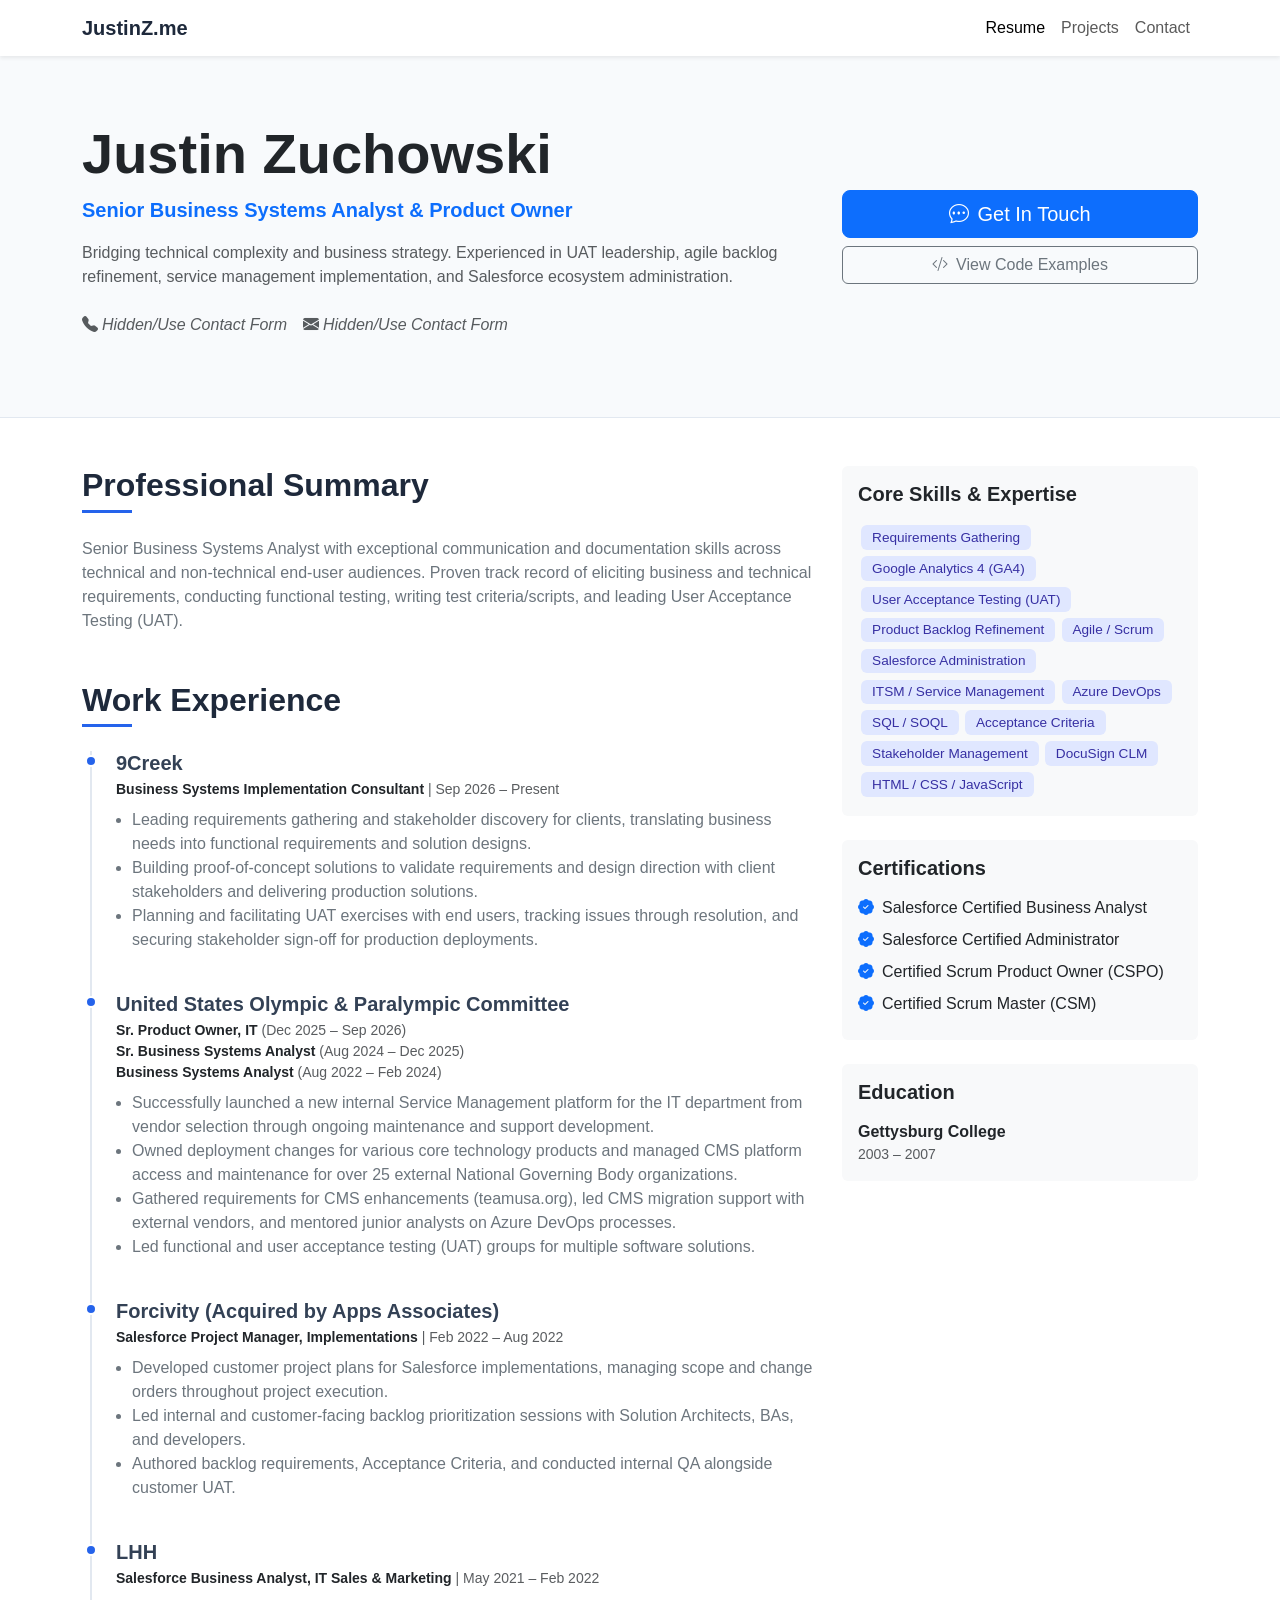
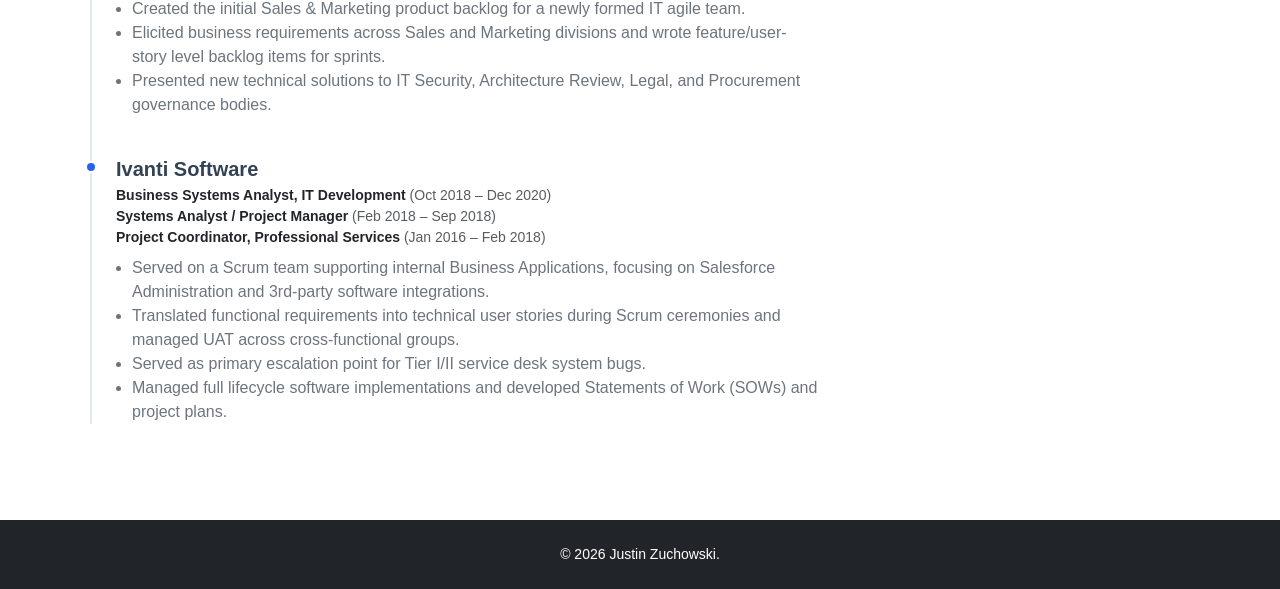
<file: index.html>
<!DOCTYPE html>
<html lang="en">
<head>
    <meta charset="UTF-8">
    <meta name="viewport" content="width=device-width, initial-scale=1.0">
    
    <!-- Google tag (gtag.js) -->
<script async src="https://www.googletagmanager.com/gtag/js?id=G-02S0KTSXG8"></script>
<script>
  window.dataLayer = window.dataLayer || [];
  function gtag(){dataLayer.push(arguments);}
  gtag('js', new Date());

  gtag('config', 'G-02S0KTSXG8');
</script>

    <title>Justin Zuchowski | Senior Business Systems Analyst</title>
    <!-- Bootstrap 5 CSS -->
    <link href="https://cdn.jsdelivr.net/npm/bootstrap@5.3.2/dist/css/bootstrap.min.css" rel="stylesheet">
    <!-- Bootstrap Icons -->
    <link rel="stylesheet" href="https://cdn.jsdelivr.net/npm/bootstrap-icons@1.11.1/font/bootstrap-icons.css">
    <!-- Custom CSS -->
    <link rel="stylesheet" href="style.css">
</head>
<body>

    <!-- Navigation -->
    <nav class="navbar navbar-expand-lg navbar-light bg-white sticky-top shadow-sm">
        <div class="container">
            <a class="navbar-brand" href="index.html">JustinZ.me</a>
            <button class="navbar-toggler" type="button" data-bs-toggle="collapse" data-bs-target="#navbarNav">
                <span class="navbar-toggler-icon"></span>
            </button>
            <div class="collapse navbar-collapse" id="navbarNav">
                <ul class="navbar-nav ms-auto">
                    <li class="nav-item"><a class="nav-link active" href="index.html">Resume</a></li>
                    <li class="nav-item"><a class="nav-link" href="projects.html">Projects</a></li>
                    <li class="nav-item"><a class="nav-link" href="contact.html">Contact</a></li>
                </ul>
            </div>
        </div>
    </nav>

    <!-- RESUME PAGE CONTENT -->
    <div id="page-resume">
        <!-- Hero Section -->
        <header class="hero-section text-center text-lg-start" id="home">
            <div class="container">
                <div class="row align-items-center">
                    <div class="col-lg-8">
                        <h1 class="display-4 fw-bold text-dark mb-2">Justin Zuchowski</h1>
                        <p class="lead text-primary fw-semibold mb-3">Senior Business Systems Analyst & Product Owner</p>
                        <p class="text-muted mb-4">
                            Bridging technical complexity and business strategy. Experienced in UAT leadership, agile backlog refinement, service management implementation, and Salesforce ecosystem administration.
                        </p>
                        <div class="d-flex flex-wrap justify-content-center justify-content-lg-start gap-3 mb-3">
                            <span class="text-muted"><i class="bi bi-telephone-fill me-1"></i><i>Hidden/Use Contact Form</i></span>
                            <span class="text-muted"><i class="bi bi-envelope-fill me-1"></i><i>Hidden/Use Contact Form</i></span>
                        </div>
                    </div>
                    <div class="col-lg-4 text-center mt-4 mt-lg-0">
                        <div class="d-grid gap-2">
                            <a href="contact.html" class="btn btn-primary btn-lg"><i class="bi bi-chat-dots me-2"></i>Get In Touch</a>
                            <a href="projects.html" class="btn btn-outline-secondary"><i class="bi bi-code-slash me-2"></i>View Code Examples</a>
                        </div>
                    </div>
                </div>
            </div>
        </header>

        <main class="container my-5">
            <div class="row">
                <!-- Left Column: Summary & Experience -->
                <div class="col-lg-8">
                    <!-- Summary -->
                    <section class="mb-5">
                        <h2 class="section-title">Professional Summary</h2>
                        <p class="text-secondary">
                            Senior Business Systems Analyst with exceptional communication and documentation skills across technical and non-technical end-user audiences. Proven track record of eliciting business and technical requirements, conducting functional testing, writing test criteria/scripts, and leading User Acceptance Testing (UAT).
                        </p>
                    </section>

                    <!-- Work Experience -->
                    <section class="mb-5">
                        <h2 class="section-title">Work Experience</h2>
                        <div class="timeline">

                            <!-- Role 1 -->
                            <div class="timeline-item">
                                <h4 class="h5 fw-bold mb-1">9Creek</h4>
                                <p class="text-muted small mb-2"><span class="fw-semibold text-dark">Business Systems Implementation Consultant</span> | Sep 2026 – Present</p>
                                <ul class="text-secondary ps-3">
                                    <li>Leading requirements gathering and stakeholder discovery for clients, translating business needs into functional requirements and solution designs.</li>
                                    <li>Building proof-of-concept solutions to validate requirements and design direction with client stakeholders and delivering production solutions.</li>
                                    <li>Planning and facilitating UAT exercises with end users, tracking issues through resolution, and securing stakeholder sign-off for production deployments.</li>
                                </ul>
                            </div>

                            <!-- Role 2 -->
                            <div class="timeline-item">
                                <h4 class="h5 fw-bold mb-1">United States Olympic & Paralympic Committee</h4>
                                <div class="text-muted small mb-2">
                                    <span class="fw-semibold text-dark">Sr. Product Owner, IT</span> (Dec 2025 – Sep 2026) <br>
                                    <span class="fw-semibold text-dark">Sr. Business Systems Analyst</span> (Aug 2024 – Dec 2025) <br>
                                    <span class="fw-semibold text-dark">Business Systems Analyst</span> (Aug 2022 – Feb 2024)
                                </div>
                                <ul class="text-secondary ps-3">
                                    <li>Successfully launched a new internal Service Management platform for the IT department from vendor selection through ongoing maintenance and support development.</li>
                                    <li>Owned deployment changes for various core technology products and managed CMS platform access and maintenance for over 25 external National Governing Body organizations.</li>
                                    <li>Gathered requirements for CMS enhancements (teamusa.org), led CMS migration support with external vendors, and mentored junior analysts on Azure DevOps processes.</li>
                                    <li>Led functional and user acceptance testing (UAT) groups for multiple software solutions.</li>
                                </ul>
                            </div>

                            <!-- Role 3 -->
                            <div class="timeline-item">
                                <h4 class="h5 fw-bold mb-1">Forcivity (Acquired by Apps Associates)</h4>
                                <p class="text-muted small mb-2"><span class="fw-semibold text-dark">Salesforce Project Manager, Implementations</span> | Feb 2022 – Aug 2022</p>
                                <ul class="text-secondary ps-3">
                                    <li>Developed customer project plans for Salesforce implementations, managing scope and change orders throughout project execution.</li>
                                    <li>Led internal and customer-facing backlog prioritization sessions with Solution Architects, BAs, and developers.</li>
                                    <li>Authored backlog requirements, Acceptance Criteria, and conducted internal QA alongside customer UAT.</li>
                                </ul>
                            </div>

                            <!-- Role 4 -->
                            <div class="timeline-item">
                                <h4 class="h5 fw-bold mb-1">LHH</h4>
                                <p class="text-muted small mb-2"><span class="fw-semibold text-dark">Salesforce Business Analyst, IT Sales & Marketing</span> | May 2021 – Feb 2022</p>
                                <ul class="text-secondary ps-3">
                                    <li>Created the initial Sales & Marketing product backlog for a newly formed IT agile team.</li>
                                    <li>Elicited business requirements across Sales and Marketing divisions and wrote feature/user-story level backlog items for sprints.</li>
                                    <li>Presented new technical solutions to IT Security, Architecture Review, Legal, and Procurement governance bodies.</li>
                                </ul>
                            </div>

                            <!-- Role 5 -->
                            <div class="timeline-item">
                                <h4 class="h5 fw-bold mb-1">Ivanti Software</h4>
                                <div class="text-muted small mb-2">
                                    <span class="fw-semibold text-dark">Business Systems Analyst, IT Development</span> (Oct 2018 – Dec 2020) <br>
                                    <span class="fw-semibold text-dark">Systems Analyst / Project Manager</span> (Feb 2018 – Sep 2018) <br>
                                    <span class="fw-semibold text-dark">Project Coordinator, Professional Services</span> (Jan 2016 – Feb 2018)
                                </div>
                                <ul class="text-secondary ps-3">
                                    <li>Served on a Scrum team supporting internal Business Applications, focusing on Salesforce Administration and 3rd-party software integrations.</li>
                                    <li>Translated functional requirements into technical user stories during Scrum ceremonies and managed UAT across cross-functional groups.</li>
                                    <li>Served as primary escalation point for Tier I/II service desk system bugs.</li>
                                    <li>Managed full lifecycle software implementations and developed Statements of Work (SOWs) and project plans.</li>
                                </ul>
                            </div>

                        </div>
                    </section>
                </div>

                <!-- Right Column: Skills, Certifications, Education -->
                <div class="col-lg-4">
                    <!-- Skills -->
                    <div class="card mb-4 border-0 bg-light">
                        <div class="card-body">
                            <h3 class="h5 fw-bold mb-3">Core Skills & Expertise</h3>
                            <div class="d-flex flex-wrap">
                                <span class="badge badge-skill">Requirements Gathering</span>
                                <span class="badge badge-skill">Google Analytics 4 (GA4)</span>
                                <span class="badge badge-skill">User Acceptance Testing (UAT)</span>
                                <span class="badge badge-skill">Product Backlog Refinement</span>
                                <span class="badge badge-skill">Agile / Scrum</span>
                                <span class="badge badge-skill">Salesforce Administration</span>
                                <span class="badge badge-skill">ITSM / Service Management</span>
                                <span class="badge badge-skill">Azure DevOps</span>
                                <span class="badge badge-skill">SQL / SOQL</span>
                                <span class="badge badge-skill">Acceptance Criteria</span>
                                <span class="badge badge-skill">Stakeholder Management</span>
                                <span class="badge badge-skill">DocuSign CLM</span>
                                <span class="badge badge-skill">HTML / CSS / JavaScript</span>
                            </div>
                        </div>
                    </div>

                    <!-- Certifications -->
                    <div class="card mb-4 border-0 bg-light">
                        <div class="card-body">
                            <h3 class="h5 fw-bold mb-3">Certifications</h3>
                            <ul class="list-unstyled mb-0">
                                <li class="mb-2"><i class="bi bi-patch-check-fill text-primary me-2"></i>Salesforce Certified Business Analyst</li>
                                <li class="mb-2"><i class="bi bi-patch-check-fill text-primary me-2"></i>Salesforce Certified Administrator</li>
                                <li class="mb-2"><i class="bi bi-patch-check-fill text-primary me-2"></i>Certified Scrum Product Owner (CSPO)</li>
                                <li class="mb-2"><i class="bi bi-patch-check-fill text-primary me-2"></i>Certified Scrum Master (CSM)</li>
                            </ul>
                        </div>
                    </div>

                    <!-- Education -->
                    <div class="card border-0 bg-light">
                        <div class="card-body">
                            <h3 class="h5 fw-bold mb-3">Education</h3>
                            <p class="fw-semibold mb-0">Gettysburg College</p>
                            <p class="text-muted small mb-0">2003 – 2007</p>
                        </div>
                    </div>
                </div>
            </div>
        </main>
    </div>

    <!-- Footer -->
    <footer class="bg-dark text-white py-4 mt-auto">
        <div class="container text-center">
            <p class="mb-0 small">&copy; <span id="year"></span> Justin Zuchowski.</p>
        </div>
    </footer>

    <!-- Bootstrap 5 JS Bundle -->
    <script src="https://cdn.jsdelivr.net/npm/bootstrap@5.3.2/dist/js/bootstrap.bundle.min.js"></script>
    <!-- Custom Application Script -->
    <script src="script.js"></script>
</body>
</html>
</file>
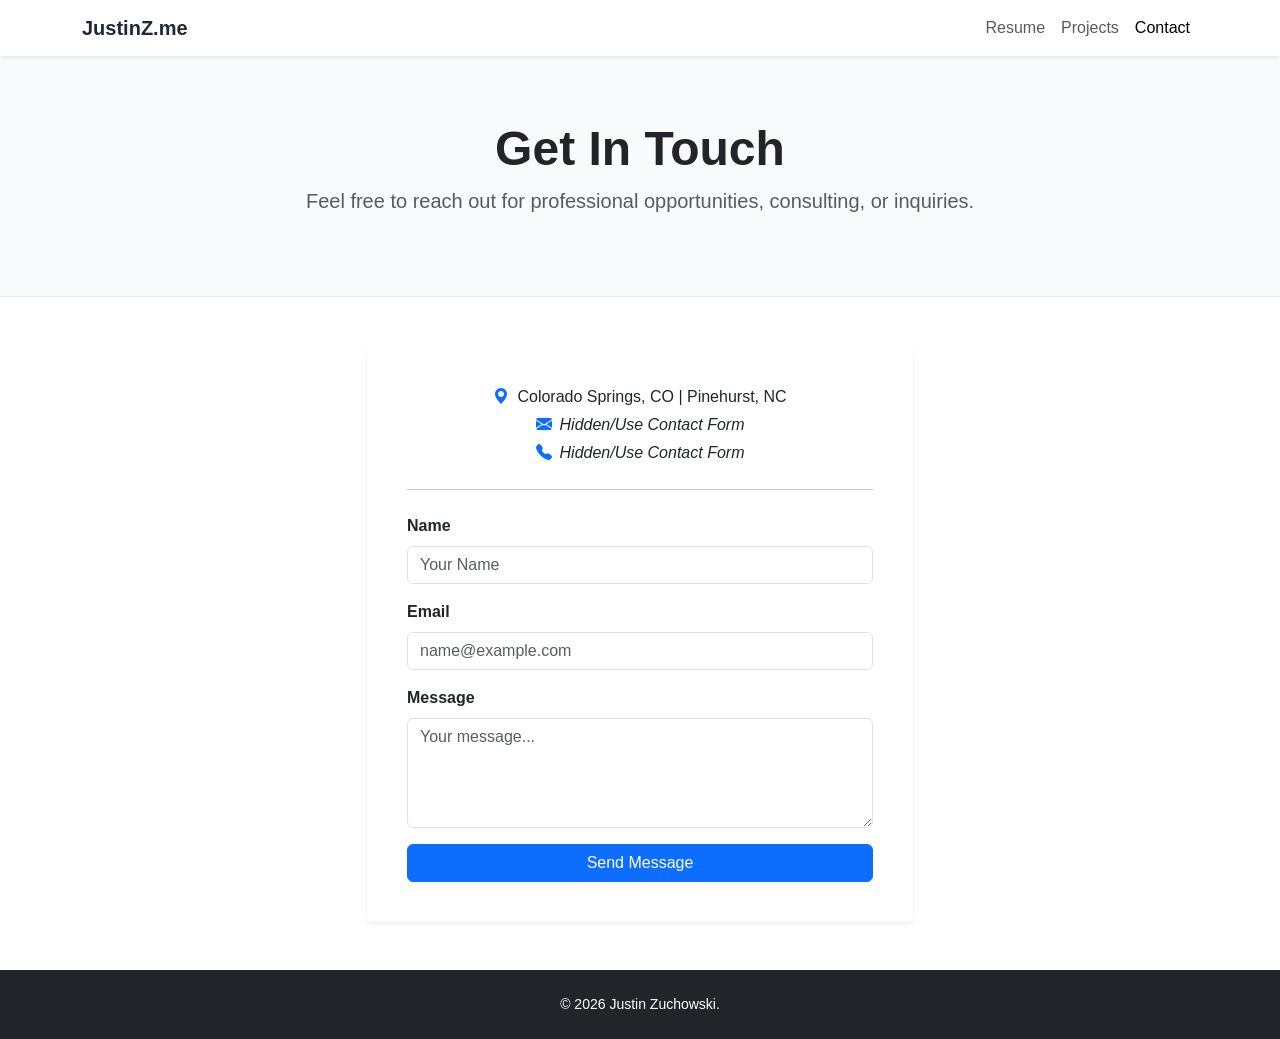
<file: contact.html>
<!DOCTYPE html>
<html lang="en">
<head>
    <meta charset="UTF-8">
    <meta name="viewport" content="width=device-width, initial-scale=1.0">
    
    <!-- Google tag (gtag.js) -->
<script async src="https://www.googletagmanager.com/gtag/js?id=G-02S0KTSXG8"></script>
<script>
  window.dataLayer = window.dataLayer || [];
  function gtag(){dataLayer.push(arguments);}
  gtag('js', new Date());

  gtag('config', 'G-02S0KTSXG8');
</script>
    <meta charset="UTF-8">
    <meta name="viewport" content="width=device-width, initial-scale=1.0">
    <title>Contact | Justin Zuchowski</title>
    <link href="https://cdn.jsdelivr.net/npm/bootstrap@5.3.2/dist/css/bootstrap.min.css" rel="stylesheet">
    <link rel="stylesheet" href="https://cdn.jsdelivr.net/npm/bootstrap-icons@1.11.1/font/bootstrap-icons.css">
    <link rel="stylesheet" href="style.css">
</head>
<body>
    <nav class="navbar navbar-expand-lg navbar-light bg-white sticky-top shadow-sm">
        <div class="container">
            <a class="navbar-brand" href="index.html">JustinZ.me</a>
            <button class="navbar-toggler" type="button" data-bs-toggle="collapse" data-bs-target="#navbarNav" aria-controls="navbarNav" aria-expanded="false" aria-label="Toggle navigation">
                <span class="navbar-toggler-icon"></span>
            </button>
            <div class="collapse navbar-collapse" id="navbarNav">
                <ul class="navbar-nav ms-auto">
                    <li class="nav-item"><a class="nav-link" href="index.html">Resume</a></li>
                    <li class="nav-item"><a class="nav-link" href="projects.html">Projects</a></li>
                    <li class="nav-item"><a class="nav-link active" href="contact.html" aria-current="page">Contact</a></li>
                </ul>
            </div>
        </div>
    </nav>

    <header class="hero-section text-center">
        <div class="container">
            <h1 class="display-5 fw-bold text-dark">Get In Touch</h1>
            <p class="lead text-muted">Feel free to reach out for professional opportunities, consulting, or inquiries.</p>
        </div>
    </header>

    <main class="container my-5">
        <div class="row justify-content-center">
            <div class="col-md-8 col-lg-6">
                <div class="card border-0 shadow-sm p-4">
                    <div class="card-body">
                        <div class="mb-4 text-center">
                            <p class="mb-1"><i class="bi bi-geo-alt-fill text-primary me-2"></i>Colorado Springs, CO | Pinehurst, NC</p>
                            <p class="mb-1"><i class="bi bi-envelope-fill text-primary me-2"></i><i>Hidden/Use Contact Form</i></p>
                            <p class="mb-0"><i class="bi bi-telephone-fill text-primary me-2"></i><i>Hidden/Use Contact Form</i></p>
                        </div>
                        <hr class="my-4">
                        <form id="contactForm" action="contact.php" method="post">
                            <div class="mb-3">
                                <label for="name" class="form-label fw-semibold">Name</label>
                                <input type="text" class="form-control" id="name" name="name" maxlength="200" placeholder="Your Name" required>
                            </div>
                            <div class="mb-3">
                                <label for="email" class="form-label fw-semibold">Email</label>
                                <input type="email" class="form-control" id="email" name="email" maxlength="254" placeholder="name@example.com" required>
                            </div>
                            <div class="mb-3">
                                <label for="message" class="form-label fw-semibold">Message</label>
                                <textarea class="form-control" id="message" name="message" rows="4" maxlength="10000" placeholder="Your message..." required></textarea>
                            </div>
                            <div id="formStatus" class="mb-3" role="status" aria-live="polite"></div>
                            <button type="submit" class="btn btn-primary w-100">Send Message</button>
                        </form>
                    </div>
                </div>
            </div>
        </div>
    </main>

    <footer class="bg-dark text-white py-4 mt-auto">
        <div class="container text-center">
            <p class="mb-0 small">&copy; <span id="year"></span> Justin Zuchowski.</p>
        </div>
    </footer>
    <script src="https://cdn.jsdelivr.net/npm/bootstrap@5.3.2/dist/js/bootstrap.bundle.min.js"></script>
    <script src="script.js"></script>
</body>
</html>
</file>
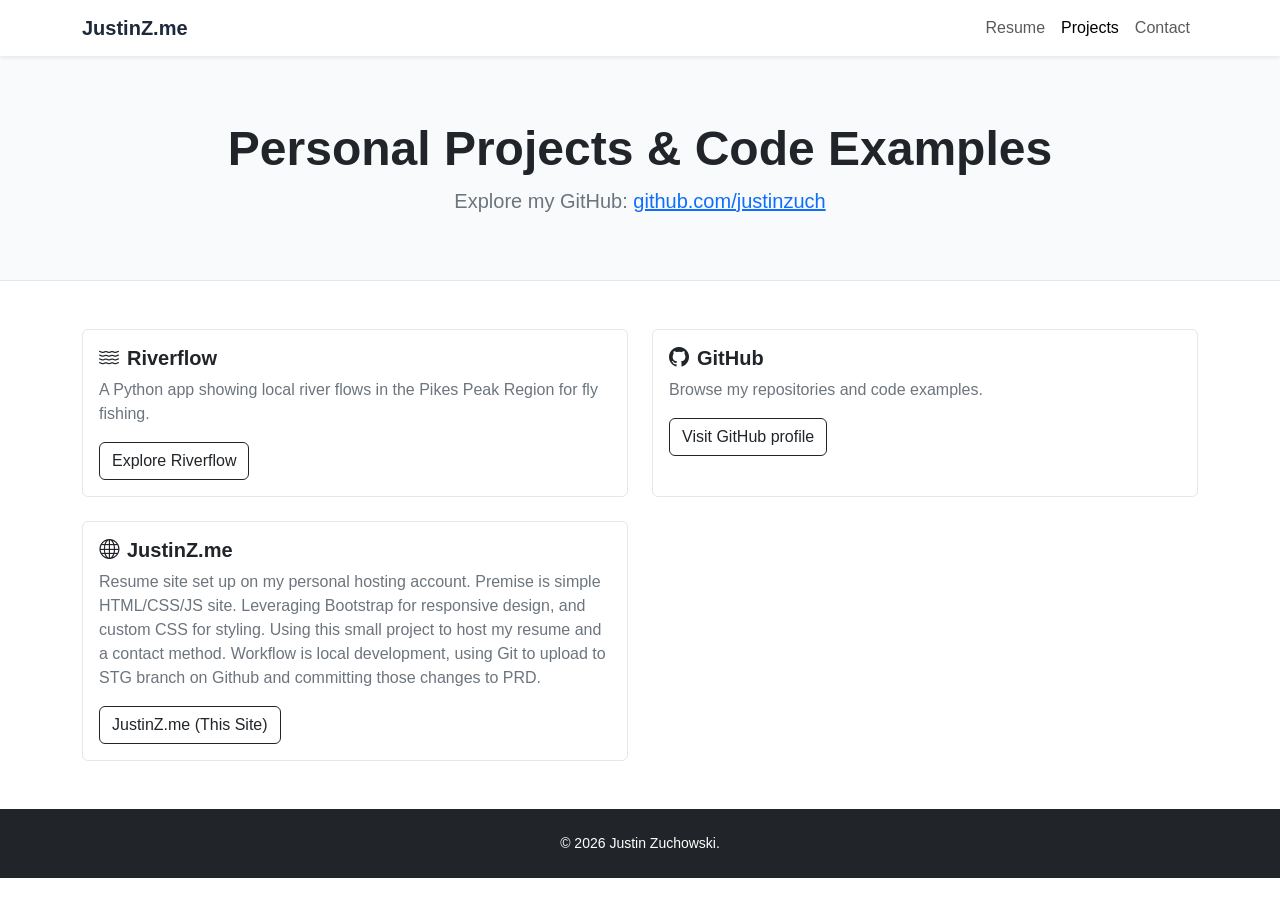
<file: projects.html>
<!DOCTYPE html>
<html lang="en">
<head>
    <meta charset="UTF-8">
    <meta name="viewport" content="width=device-width, initial-scale=1.0">
    
    <!-- Google tag (gtag.js) -->
<script async src="https://www.googletagmanager.com/gtag/js?id=G-02S0KTSXG8"></script>
<script>
  window.dataLayer = window.dataLayer || [];
  function gtag(){dataLayer.push(arguments);}
  gtag('js', new Date());

  gtag('config', 'G-02S0KTSXG8');
</script>

    <title>Projects | Justin Zuchowski</title>
    <link href="https://cdn.jsdelivr.net/npm/bootstrap@5.3.2/dist/css/bootstrap.min.css" rel="stylesheet">
    <link rel="stylesheet" href="https://cdn.jsdelivr.net/npm/bootstrap-icons@1.11.1/font/bootstrap-icons.css">
    <link rel="stylesheet" href="style.css">
</head>
<body>
    <nav class="navbar navbar-expand-lg navbar-light bg-white sticky-top shadow-sm">
        <div class="container">
            <a class="navbar-brand" href="index.html">JustinZ.me</a>
            <button class="navbar-toggler" type="button" data-bs-toggle="collapse" data-bs-target="#navbarNav" aria-controls="navbarNav" aria-expanded="false" aria-label="Toggle navigation">
                <span class="navbar-toggler-icon"></span>
            </button>
            <div class="collapse navbar-collapse" id="navbarNav">
                <ul class="navbar-nav ms-auto">
                    <li class="nav-item"><a class="nav-link" href="index.html">Resume</a></li>
                    <li class="nav-item"><a class="nav-link active" href="projects.html" aria-current="page">Projects</a></li>
                    <li class="nav-item"><a class="nav-link" href="contact.html">Contact</a></li>
                </ul>
            </div>
        </div>
    </nav>

    <header class="hero-section text-center">
        <div class="container">
            <h1 class="display-5 fw-bold text-dark">Personal Projects & Code Examples</h1>
            <p class="lead text-secondary mb-0">Explore my GitHub: <a href="https://github.com/justinzuch" target="_blank" rel="noopener noreferrer">github.com/justinzuch</a></p>
        </div>
    </header>

    <main class="container my-5">
        <div class="row g-4">
            <div class="col-md-6">
                <div class="card h-100 card-project">
                    <div class="card-body">
                        <h2 class="h5 card-title fw-bold"><i class="bi bi-water me-2"></i>Riverflow</h2>
                        <p class="card-text text-secondary">A Python app showing local river flows in the Pikes Peak Region for fly fishing.</p>
                        <a class="btn btn-outline-dark" href="https://flyfishlife.com/riverflow" target="_blank" rel="noopener noreferrer">Explore Riverflow</a>
                    </div>
                </div>
            </div>
            <div class="col-md-6">
                <div class="card h-100 card-project">
                    <div class="card-body">
                        <h2 class="h5 card-title fw-bold"><i class="bi bi-github me-2"></i>GitHub</h2>
                        <p class="card-text text-secondary">Browse my repositories and code examples.</p>
                        <a class="btn btn-outline-dark" href="https://github.com/justinzuch" target="_blank" rel="noopener noreferrer">Visit GitHub profile</a>
                    </div>
                </div>
            </div>
            <div class="col-md-6">
                <div class="card h-100 card-project">
                    <div class="card-body">
                        <h2 class="h5 card-title fw-bold"><i class="bi bi-globe me-2"></i>JustinZ.me</h2>
                        <p class="card-text text-secondary">Resume site set up on my personal hosting account. Premise is simple HTML/CSS/JS site. Leveraging Bootstrap for responsive design, and custom CSS for styling. Using this small project to host my resume and a contact method. Workflow is local development, using Git to upload to STG branch on Github and committing those changes to PRD.</p>
                        <a class="btn btn-outline-dark" href="https://justinz.me" target="_blank" rel="noopener noreferrer">JustinZ.me (This Site)</a>
                    </div>
                </div>
            </div>
        </div>
    </main>

    <footer class="bg-dark text-white py-4 mt-auto">
        <div class="container text-center">
            <p class="mb-0 small">&copy; <span id="year"></span> Justin Zuchowski.</p>
        </div>
    </footer>
    <script src="https://cdn.jsdelivr.net/npm/bootstrap@5.3.2/dist/js/bootstrap.bundle.min.js"></script>
    <script src="script.js"></script>
</body>
</html>
</file>
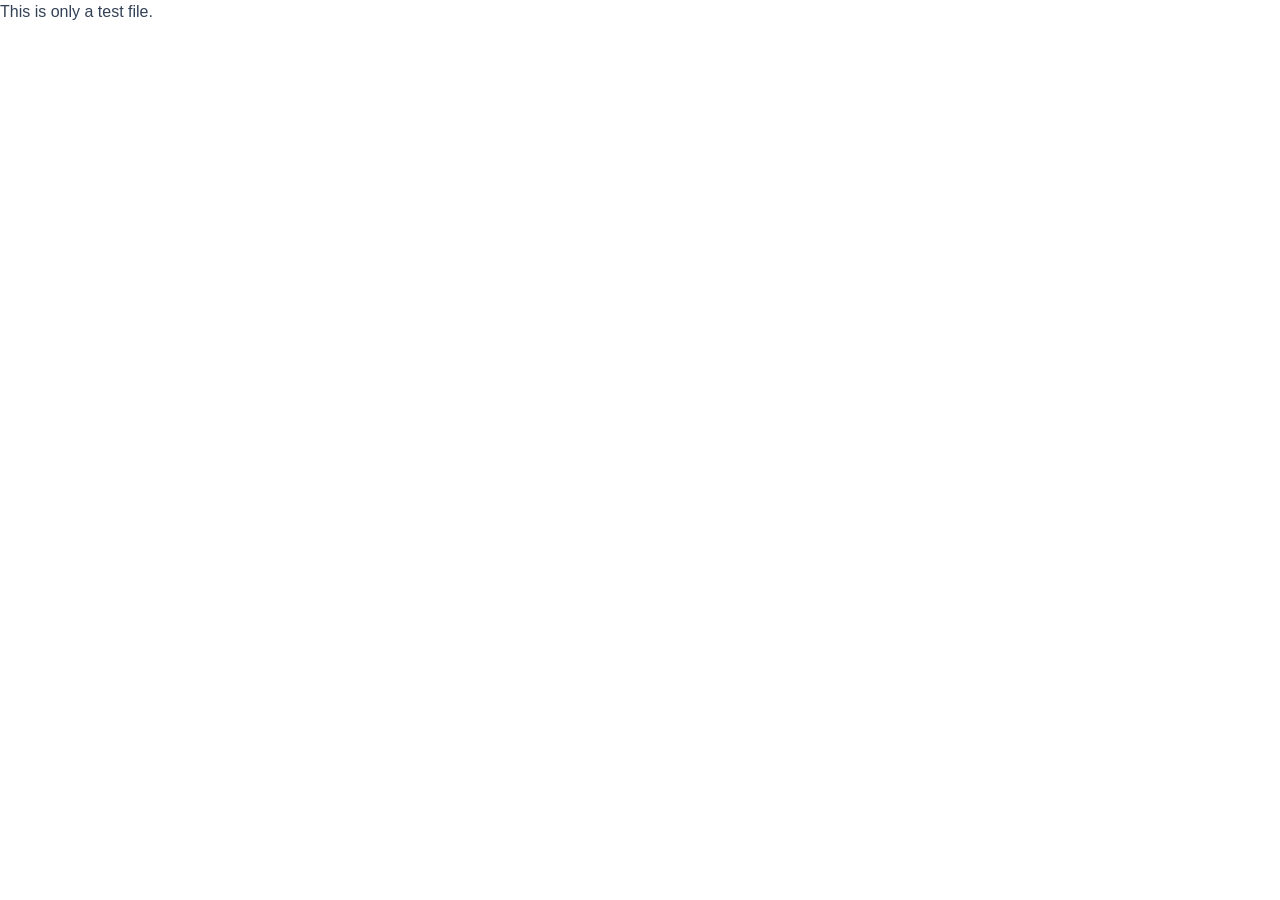
<file: test.html>
<!DOCTYPE html>
<html lang="en">
<head>
    <meta charset="UTF-8">
    <meta name="viewport" content="width=device-width, initial-scale=1.0">
    


    <title>Test HTML Page for Dev Workflow</title>
    <!-- Bootstrap 5 CSS -->
    <link href="https://cdn.jsdelivr.net/npm/bootstrap@5.3.2/dist/css/bootstrap.min.css" rel="stylesheet">
    <!-- Bootstrap Icons -->
    <link rel="stylesheet" href="https://cdn.jsdelivr.net/npm/bootstrap-icons@1.11.1/font/bootstrap-icons.css">
    <!-- Custom CSS -->
    <link rel="stylesheet" href="style.css">
</head>
<body>
This is only a test file. 
   
</body>
</html>
</file>
<file: style.css>
:root {
    --primary-color: #1e293b;
    --accent-color: #2563eb;
    --bg-light: #f8fafc;
}

body {
    font-family: -apple-system, BlinkMacSystemFont, "Segoe UI", Roboto, "Helvetica Neue", Arial, sans-serif;
    color: #334155;
    background-color: #fff;
}

.navbar-brand {
    font-weight: 700;
    color: var(--primary-color);
}

.hero-section {
    background-color: var(--bg-light);
    border-bottom: 1px solid #e2e8f0;
    padding: 4rem 0;
}

.section-title {
    position: relative;
    padding-bottom: 0.5rem;
    margin-bottom: 1.5rem;
    font-weight: 700;
    color: var(--primary-color);
}

.section-title::after {
    content: '';
    position: absolute;
    left: 0;
    bottom: 0;
    width: 50px;
    height: 3px;
    background-color: var(--accent-color);
}

.badge-skill {
    background-color: #e0e7ff;
    color: #3730a3;
    font-weight: 500;
    font-size: 0.85rem;
    margin: 0.2rem;
    padding: 0.4em 0.8em;
}

.timeline {
    border-left: 2px solid #e2e8f0;
    padding-left: 1.5rem;
    margin-left: 0.5rem;
}

.timeline-item {
    position: relative;
    margin-bottom: 2.5rem;
}

.timeline-item::before {
    content: '';
    position: absolute;
    left: -1.95rem;
    top: 0.25rem;
    width: 12px;
    height: 12px;
    border-radius: 50%;
    background-color: var(--accent-color);
    border: 2px solid #fff;
}

.card-project {
    transition: transform 0.2s ease, box-shadow 0.2s ease;
    border: 1px solid #e2e8f0;
}

.card-project:hover {
    transform: translateY(-4px);
    box-shadow: 0 10px 15px -3px rgba(0, 0, 0, 0.1);
}

pre {
    background-color: #1e293b;
    color: #f8fafc;
    padding: 1rem;
    border-radius: 0.375rem;
    font-size: 0.875rem;
    overflow-x: auto;
}
</file>
